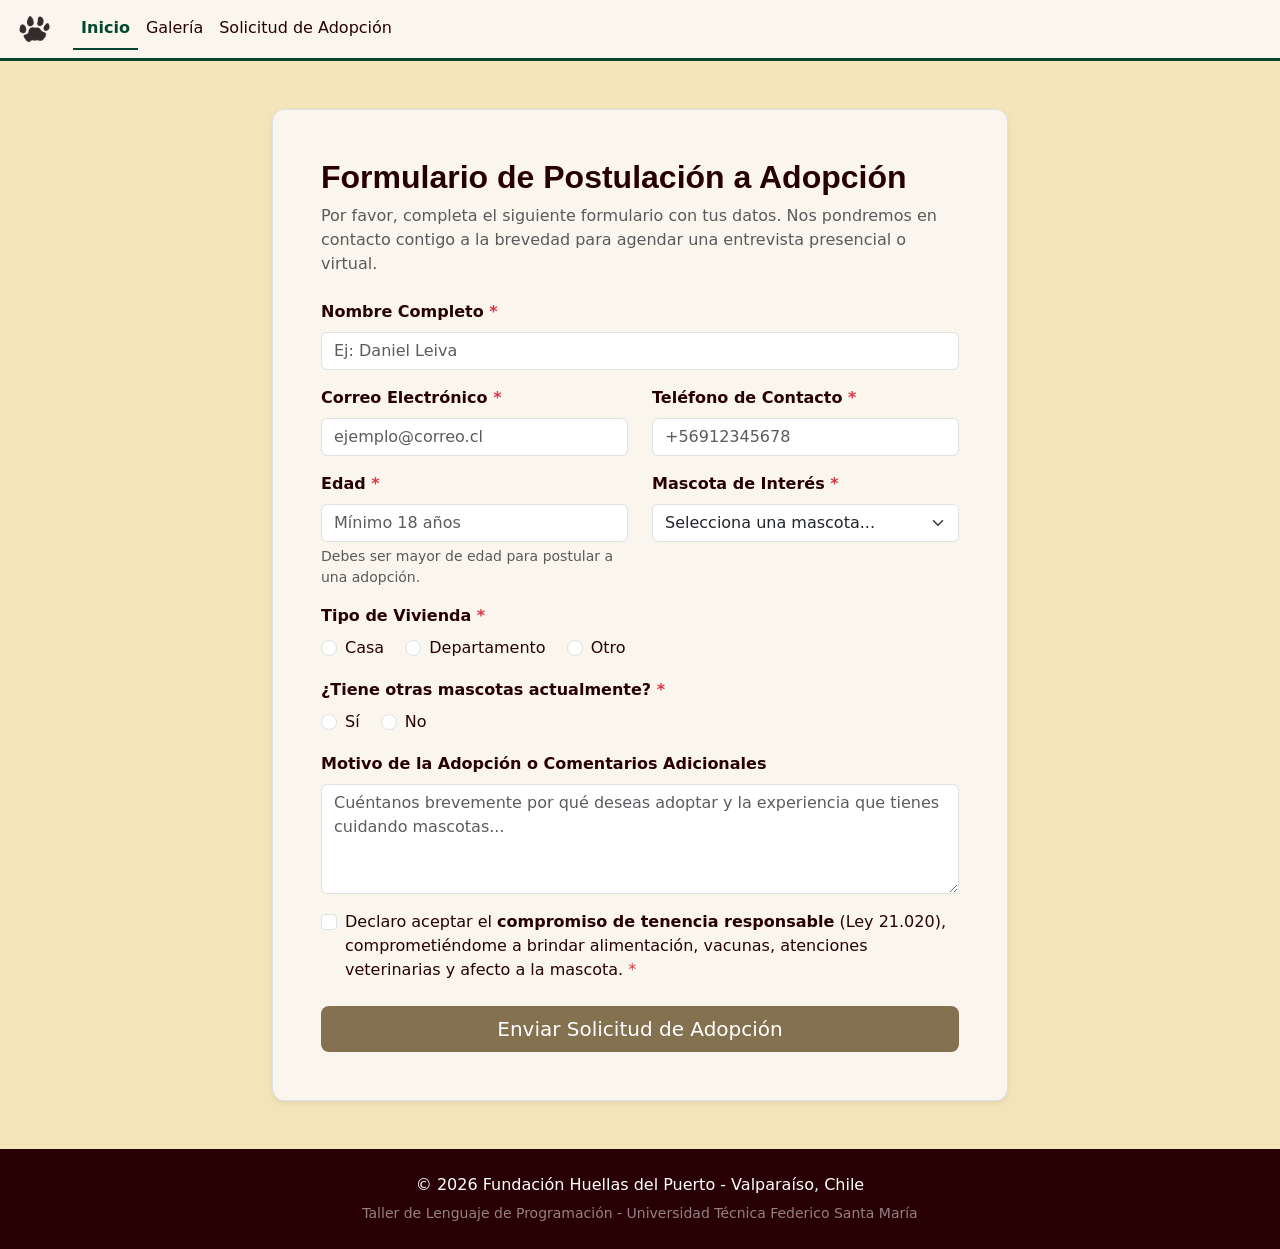
<file: CER1_LEIVA_DANIEL/adopcion.html>
<!DOCTYPE html>
<html lang="en">
<head>
    <meta charset="UTF-8">
    <meta name="viewport" content="width=device-width, initial-scale=1.0">
    <title>Solicitud de Adopción</title>
    <link href="https://cdn.jsdelivr.net/npm/bootstrap@5.3.8/dist/css/bootstrap.min.css" rel="stylesheet" integrity="sha384-sRIl4kxILFvY47J16cr9ZwB07vP4J8+LH7qKQnuqkuIAvNWLzeN8tE5YBujZqJLB" crossorigin="anonymous">
    <link rel="stylesheet" href="css/estilos.css">
</head>
<body>
    <!--- NAVEGADOR -->
    <nav class="navbar navbar-expand-lg bg-body-tertiary">
        <div class="container-fluid">
            <button class="navbar-toggler" type="button" data-bs-toggle="collapse" data-bs-target="#navbarNavAltMarkup" aria-controls="navbarNavAltMarkup" aria-expanded="false" aria-label="Toggle navigation">
            <span class="navbar-toggler-icon"></span>
            </button>
            <div class="collapse navbar-collapse" id="navbarNavAltMarkup">
            <img src="img/iconos/logo.png" alt="Logo de la Fundación Huellas del Puerto" class="navbar-brand me-3" style="height: 40px;">
            <div class="navbar-nav">
                <a class="nav-link active" aria-current="page" href="index.html">Inicio</a>
                <a class="nav-link" href="mascotas.html">Galería</a>
                <a class="nav-link" href="adopcion.html">Solicitud de Adopción</a>
            </div>
            </div>
        </div>
    </nav>

    <!-- CONTENIDO PRINCIPAL -->
    <main class="py-5">
    <div class="container">
      <div class="row justify-content-center">
        <div class="col-12 col-lg-8">
          
          <div class="form-container p-4 p-md-5 shadow-sm border">
            <h1 class="h2 fw-bold mb-2">Formulario de Postulación a Adopción</h1>
            <p class="text-muted mb-4">
              Por favor, completa el siguiente formulario con tus datos. Nos pondremos en contacto contigo a la brevedad para agendar una entrevista presencial o virtual.
            </p>

            <form action="#" method="POST" class="needs-validation">
              
              <!-- NOMBRE COMPLETO -->
              <div class="mb-3">
                <label for="nombreCompleto" class="form-label fw-semibold">Nombre Completo <span class="text-danger">*</span></label>
                <input type="text" class="form-control" id="nombreCompleto" name="nombreCompleto" placeholder="Ej: Daniel Leiva" required>
              </div>

              <div class="row">
                <!-- CORREO ELECTRÓNICO -->
                <div class="col-md-6 mb-3">
                  <label for="email" class="form-label fw-semibold">Correo Electrónico <span class="text-danger">*</span></label>
                  <input type="email" class="form-control" id="email" name="email" placeholder="ejemplo@correo.cl" autocomplete="on" required>
                </div>

                <!-- TELÉFONO -->
                <div class="col-md-6 mb-3">
                  <label for="telefono" class="form-label fw-semibold">Teléfono de Contacto <span class="text-danger">*</span></label>
                  <input type="tel" class="form-control" id="telefono" name="telefono" placeholder="+56912345678" autocomplete="on" required>
                </div>
              </div>

              <div class="row">
                <!-- EDAD (RESTRICCIÓN MAYOR DE EDAD: MINIMO 18), TOLERANCIA DE HASTA 130 AÑOS (REALISTA)-->
                <div class="col-md-6 mb-3">
                  <label for="edad" class="form-label fw-semibold">Edad <span class="text-danger">*</span></label>
                  <input type="number" class="form-control" id="edad" name="edad" min="18" max="130" placeholder="Mínimo 18 años" required>
                  <div class="form-text">Debes ser mayor de edad para postular a una adopción.</div>
                </div>

                <!-- MASCOTA DE INTERÉS -->
                <div class="col-md-6 mb-3">
                  <label for="mascotaInteres" class="form-label fw-semibold">Mascota de Interés <span class="text-danger">*</span></label>
                  <select class="form-select" id="mascotaInteres" name="mascotaInteres" required>
                    <option value="" selected disabled>Selecciona una mascota...</option>
                    <option value="cucurella">Cucurella (Gato)</option>
                    <option value="luna">Lic. Pedro (Gato)</option>
                    <option value="pelusa">Pelusa (Gato)</option>
                    <option value="bruno">Bruno (Perro)</option>
                    <option value="toby">Toby (Conejo)</option>
                    <option value="simona">Simona (Gato)</option>
                  </select>
                </div>
              </div>

              <!-- TIPO DE VIVIENDA -->
              <div class="mb-3">
                <label class="form-label fw-semibold d-block">Tipo de Vivienda <span class="text-danger">*</span></label>
                <div class="form-check form-check-inline">
                  <input class="form-check-input" type="radio" name="tipoVivienda" id="viviendaCasa" value="Casa" required>
                  <label class="form-check-label" for="viviendaCasa">Casa</label>
                </div>
                <div class="form-check form-check-inline">
                  <input class="form-check-input" type="radio" name="tipoVivienda" id="viviendaDpto" value="Departamento" required>
                  <label class="form-check-label" for="viviendaDpto">Departamento</label>
                </div>
                <div class="form-check form-check-inline">
                  <input class="form-check-input" type="radio" name="tipoVivienda" id="viviendaOtro" value="Otro" required>
                  <label class="form-check-label" for="viviendaOtro">Otro</label>
                </div>
              </div>

              <!-- INDICA SI TIENE OTRAS MASCOTAS -->
              <div class="mb-3">
                <label class="form-label fw-semibold d-block">¿Tiene otras mascotas actualmente? <span class="text-danger">*</span></label>
                <div class="form-check form-check-inline">
                  <input class="form-check-input" type="radio" name="otrasMascotas" id="mascotasSi" value="Si" required>
                  <label class="form-check-label" for="mascotasSi">Sí</label>
                </div>
                <div class="form-check form-check-inline">
                  <input class="form-check-input" type="radio" name="otrasMascotas" id="mascotasNo" value="No" required>
                  <label class="form-check-label" for="mascotasNo">No</label>
                </div>
              </div>

              <!-- MOTIVO DE LA ADOPCIÓN O COMENTARIOS -->
              <div class="mb-3">
                <label for="motivo" class="form-label fw-semibold">Motivo de la Adopción o Comentarios Adicionales</label>
                <textarea class="form-control" id="motivo" name="motivo" rows="4" placeholder="Cuéntanos brevemente por qué deseas adoptar y la experiencia que tienes cuidando mascotas..."></textarea>
              </div>

              <!-- COMPROMISO DE TENENCIA RESPONSABLE -->
              <div class="mb-4 form-check">
                <input class="form-check-input" type="checkbox" id="compromiso" name="compromiso" required>
                <label class="form-check-label" for="compromiso">
                  Declaro aceptar el <strong>compromiso de tenencia responsable</strong> (Ley 21.020), comprometiéndome a brindar alimentación, vacunas, atenciones veterinarias y afecto a la mascota. <span class="text-danger">*</span>
                </label>
              </div>

              <!-- BOTÓN DE ENVIAR SOLICITUD. AUNQUE NO ES FUNCIONAL -->
              <div class="d-grid gap-2">
                <button type="submit" class="btn btn-secundario btn-lg">Enviar Solicitud de Adopción</button>
              </div>

            </form>
          </div>

        </div>
      </div>
    </div>
  </main>

  <!-- PIE DE PÁGINA -->
  <footer class="text-white py-4 mt-auto">
    <div class="container text-center">
      <p class="mb-1">© 2026 Fundación Huellas del Puerto - Valparaíso, Chile</p>
      <small class="text-white-50">Taller de Lenguaje de Programación - Universidad Técnica Federico Santa María</small>
    </div>
  </footer>

  <script src="https://cdn.jsdelivr.net/npm/bootstrap@5.3.2/dist/js/bootstrap.bundle.min.js"></script>
</body>
</html>
</file>
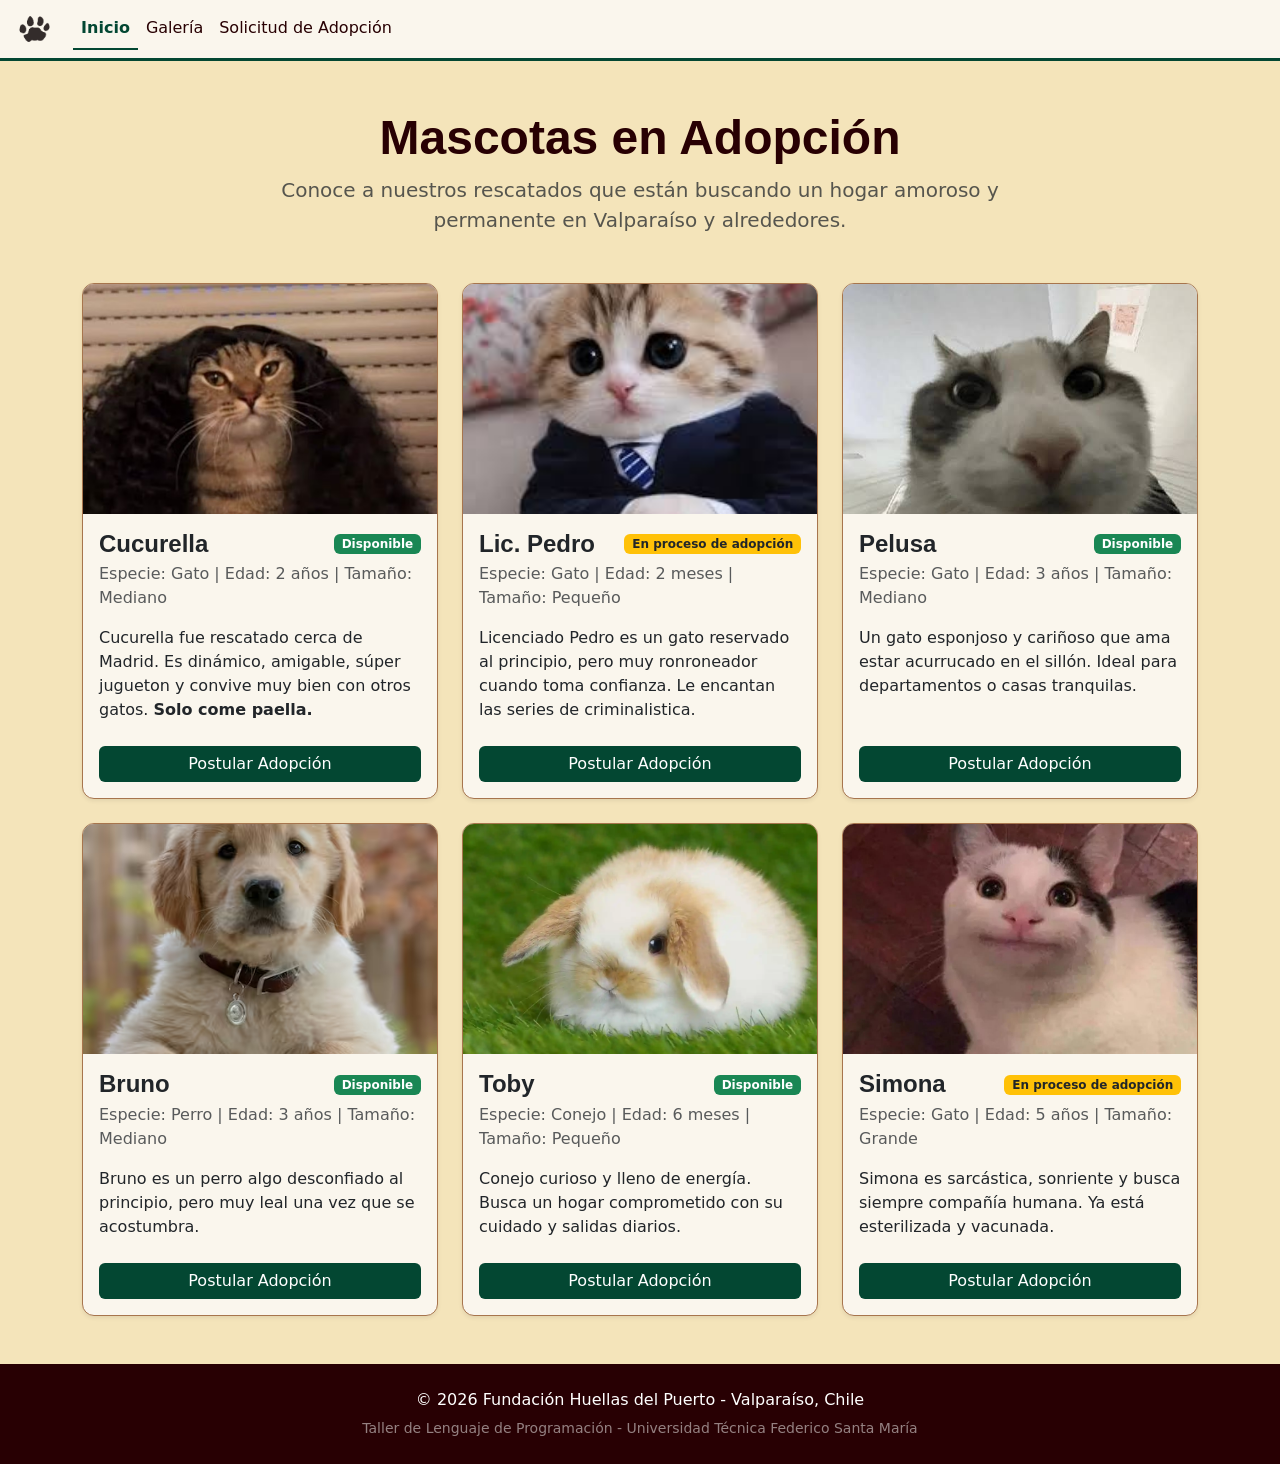
<file: CER1_LEIVA_DANIEL/mascotas.html>
<!DOCTYPE html>
<html lang="en">
<head>
    <meta charset="UTF-8">
    <meta name="viewport" content="width=device-width, initial-scale=1.0">
    <title>Galer&iacute;a de Mascotas</title>
    <link href="https://cdn.jsdelivr.net/npm/bootstrap@5.3.8/dist/css/bootstrap.min.css" rel="stylesheet" integrity="sha384-sRIl4kxILFvY47J16cr9ZwB07vP4J8+LH7qKQnuqkuIAvNWLzeN8tE5YBujZqJLB" crossorigin="anonymous">
    <link rel="stylesheet" href="css/estilos.css">
</head>
<body>
    <!--- NAVEGADOR -->
    <nav class="navbar navbar-expand-lg bg-body-tertiary">
        <div class="container-fluid">
            <button class="navbar-toggler" type="button" data-bs-toggle="collapse" data-bs-target="#navbarNavAltMarkup" aria-controls="navbarNavAltMarkup" aria-expanded="false" aria-label="Toggle navigation">
            <span class="navbar-toggler-icon"></span>
            </button>
            <div class="collapse navbar-collapse" id="navbarNavAltMarkup">
            <img src="img/iconos/logo.png" alt="Logo de la Fundación Huellas del Puerto" class="navbar-brand me-3" style="height: 40px;">
            <div class="navbar-nav">
                <a class="nav-link active" aria-current="page" href="index.html">Inicio</a>
                <a class="nav-link" href="mascotas.html">Galería</a>
                <a class="nav-link" href="adopcion.html">Solicitud de Adopción</a>
            </div>
            </div>
        </div>
    </nav>

    <main class="py-5">
    <div class="container">
      <div class="text-center mb-5">
        <h1 class="display-5 fw-bold">Mascotas en Adopción</h1>
        <p class="lead text-muted col-md-8 mx-auto">
          Conoce a nuestros rescatados que están buscando un hogar amoroso y permanente en Valparaíso y alrededores.
        </p>
      </div>

      <!-- GRILLA DE MASCOTAS (MÍNIMO 6 MASCOTAS) -->
      <div class="row g-4">

        <!-- MASCOTA 1 -->
        <article class="col-12 col-md-6 col-lg-4">
          <div class="card card-mascota h-100 shadow-sm">
            <img src="img/animales/gato_cucurella.avif" class="card-img-top" alt="Fotografía de Cucurella">
            <div class="card-body d-flex flex-column">
              <div class="d-flex justify-content-between align-items-center mb-2">
                <h2 class="h4 card-title fw-bold mb-0">Cucurella</h2>
                <span class="badge bg-success">Disponible</span>
              </div>
              <p class="card-subtitle text-muted mb-3">Especie: Gato | Edad: 2 años | Tamaño: Mediano</p>
              <p class="card-text flex-grow-1">Cucurella fue rescatado cerca de Madrid. Es dinámico, amigable, súper jugueton y convive muy bien con otros gatos. <b>Solo come paella.</b></p>
              <a href="adopcion.html" class="btn btn-primario w-100 mt-2">Postular Adopción</a>
            </div>
          </div>
        </article>

        <!-- MASCOTA 2 -->
        <article class="col-12 col-md-6 col-lg-4">
          <div class="card card-mascota h-100 shadow-sm">
            <img src="img/animales/gato_licenciado.jpg" class="card-img-top" alt="Fotografía de Licenciado">
            <div class="card-body d-flex flex-column">
              <div class="d-flex justify-content-between align-items-center mb-2">
                <h2 class="h4 card-title fw-bold mb-0">Lic. Pedro</h2>
                <span class="badge bg-warning text-dark">En proceso de adopción</span>
              </div>
              <p class="card-subtitle text-muted mb-3">Especie: Gato | Edad: 2 meses | Tamaño: Pequeño</p>
              <p class="card-text flex-grow-1">Licenciado Pedro es un gato reservado al principio, pero muy ronroneador cuando toma confianza. Le encantan las series de criminalistica.</p>
              <a href="adopcion.html" class="btn btn-primario w-100 mt-2">Postular Adopción</a>
            </div>
          </div>
        </article>

        <!-- MASCOTA 3 -->
        <article class="col-12 col-md-6 col-lg-4">
          <div class="card card-mascota h-100 shadow-sm">
            <img src="img/animales/gato_miron.jpg" class="card-img-top" alt="Fotografía de Pelusa">
            <div class="card-body d-flex flex-column">
              <div class="d-flex justify-content-between align-items-center mb-2">
                <h2 class="h4 card-title fw-bold mb-0">Pelusa</h2>
                <span class="badge bg-success">Disponible</span>
              </div>
              <p class="card-subtitle text-muted mb-3">Especie: Gato | Edad: 3 años | Tamaño: Mediano</p>
              <p class="card-text flex-grow-1">Un gato esponjoso y cariñoso que ama estar acurrucado en el sillón. Ideal para departamentos o casas tranquilas.</p>
              <a href="adopcion.html" class="btn btn-primario w-100 mt-2">Postular Adopción</a>
            </div>
          </div>
        </article>

        <!-- MASCOTA 4 -->
        <article class="col-12 col-md-6 col-lg-4">
          <div class="card card-mascota h-100 shadow-sm">
            <img src="img/animales/perro_penoso.avif" class="card-img-top" alt="Fotografía de Bruno">
            <div class="card-body d-flex flex-column">
              <div class="d-flex justify-content-between align-items-center mb-2">
                <h2 class="h4 card-title fw-bold mb-0">Bruno</h2>
                <span class="badge bg-success">Disponible</span>
              </div>
              <p class="card-subtitle text-muted mb-3">Especie: Perro | Edad: 3 años | Tamaño: Mediano</p>
              <p class="card-text flex-grow-1">Bruno es un perro algo desconfiado al principio, pero muy leal una vez que se acostumbra.</p>
              <a href="adopcion.html" class="btn btn-primario w-100 mt-2">Postular Adopción</a>
            </div>
          </div>
        </article>

        <!-- MASCOTA 5 -->
        <article class="col-12 col-md-6 col-lg-4">
          <div class="card card-mascota h-100 shadow-sm">
            <img src="img/animales/conejo_tierno.webp" class="card-img-top" alt="Fotografía de Toby">
            <div class="card-body d-flex flex-column">
              <div class="d-flex justify-content-between align-items-center mb-2">
                <h2 class="h4 card-title fw-bold mb-0">Toby</h2>
                <span class="badge bg-success">Disponible</span>
              </div>
              <p class="card-subtitle text-muted mb-3">Especie: Conejo | Edad: 6 meses | Tamaño: Pequeño</p>
              <p class="card-text flex-grow-1">Conejo curioso y lleno de energía. Busca un hogar comprometido con su cuidado y salidas diarios.</p>
              <a href="adopcion.html" class="btn btn-primario w-100 mt-2">Postular Adopción</a>
            </div>
          </div>
        </article>

        <!-- MASCOTA 6 -->
        <article class="col-12 col-md-6 col-lg-4">
          <div class="card card-mascota h-100 shadow-sm">
            <img src="img/animales/gato_sonriente.jpg" class="card-img-top" alt="Fotografía de Simona">
            <div class="card-body d-flex flex-column">
              <div class="d-flex justify-content-between align-items-center mb-2">
                <h2 class="h4 card-title fw-bold mb-0">Simona</h2>
                <span class="badge bg-warning text-dark">En proceso de adopción</span>
              </div>
              <p class="card-subtitle text-muted mb-3">Especie: Gato | Edad: 5 años | Tamaño: Grande</p>
              <p class="card-text flex-grow-1">Simona es sarcástica, sonriente y busca siempre compañía humana. Ya está esterilizada y vacunada.</p>
              <a href="adopcion.html" class="btn btn-primario w-100 mt-2">Postular Adopción</a>
            </div>
          </div>
        </article>

      </div>
    </div>
  </main>

  <!-- PIE DE PÁGINA -->
  <footer class="text-white py-4 mt-auto">
    <div class="container text-center">
      <p class="mb-1">© 2026 Fundación Huellas del Puerto - Valparaíso, Chile</p>
      <small class="text-white-50">Taller de Lenguaje de Programación - Universidad Técnica Federico Santa María</small>
    </div>
  </footer>

    <script src="https://cdn.jsdelivr.net/npm/bootstrap@5.3.8/dist/js/bootstrap.bundle.min.js" integrity="sha384-FKyoEForCGlyvwx9Hj09JcYn3nv7wiPVlz7YYwJrWVcXK/BmnVDxM+D2scQbITxI" crossorigin="anonymous"></script>
</body>
</html>
</file>
<file: CER1_LEIVA_DANIEL/css/estilos.css>
:root {
  --color-primario: #034732;  
  --color-secundario: #84714F;   
  --color-oscuro: #280003;       
  --color-crema: #F4E4BA;        
  --color-tierra: #A7754D;       
  --color-marfil: #FAF6ED;
}

body {
  font-family: 'Segoe UI', system-ui, -apple-system, sans-serif;
  background-color: var(--color-crema);
  color: var(--color-oscuro);
  display: flex;
  flex-direction: column;
  min-height: 100vh;
}

main {
  flex: 1;
}

h1, h2, h3, h4, h5, h6 {
    color: var(--color-oscuro);
}

h1, h2 {
    font-family: 'Tahoma', Geneva, sans-serif;
    font-weight: 700;
}
.navbar {
  background-color: var(--color-marfil) !important;
  border-bottom: 3px solid var(--color-primario);
}

.navbar-brand {
  font-weight: 700;
  color: var(--color-primario) !important;
}

.nav-link {
  color: var(--color-oscuro) !important;
  font-weight: 500;
}

.nav-link.active {
  font-weight: 700;
  color: var(--color-primario) !important;
  border-bottom: 2px solid var(--color-primario);
}

/* Banner Principal (Hero Section) */
.hero-banner {
  background: linear-gradient(135deg, rgba(3, 71, 50, 0.88), rgba(40, 0, 3, 0.85)),
              url('https://images.unsplash.com/photo-1450778869186-00d5d5fbc126?auto=format&fit=crop&w=1200&q=80') center/cover no-repeat;
  color: #FFFFFF;
  padding: 5rem 1rem;
  /* border-radius: 0 0 1.5rem 1.5rem; BORDE CURVADO */ 
}

.hero-banner h1 {
  color: #FFFFFF !important;
}

/* Tarjetas de Mascotas y Contenedores */
.card-mascota {
  background-color: var(--color-marfil);
  border: 1px solid var(--color-tierra);
  border-radius: 12px;
  overflow: hidden;
  transition: transform 0.25s ease, box-shadow 0.25s ease;
}

.card-mascota:hover {
  transform: translateY(-5px);
  box-shadow: 0 10px 20px rgba(40, 0, 3, 0.15) !important;
}

.card-mascota img {
  height: 230px;
  object-fit: cover;
}

/* Badges para el estado de adopción */
.bg-marfil-box {
  background-color: var(--color-marfil);
  border: 1px solid var(--color-tierra);
}

.badge-disponible {
  background-color: var(--color-primario);
  color: #FFFFFF;
}

.badge-proceso {
  background-color: var(--color-tierra);
  color: #FFFFFF;
}

/* Formulario */
.form-container {
  background-color: var(--color-marfil);
  border-radius: 12px;
  border-top: 5px solid var(--color-primario);
  border-left: 1px solid var(--color-tierra);
  border-right: 1px solid var(--color-tierra);
  border-bottom: 1px solid var(--color-tierra);
}

.form-control:focus, .form-select:focus {
  border-color: var(--color-secundario);
  box-shadow: 0 0 0 0.25rem rgba(66, 122, 161, 0.25);
}

/* Botones Personalizados */
.btn-primario {
  background-color: var(--color-primario);
  color: #FFFFFF;
  border: none;
}

.btn-primario:hover {
  background-color: #022E20;
  color: #FFFFFF;
}

.btn-secundario {
  background-color: var(--color-secundario);
  color: #FFFFFF;
  border: none;
}

.btn-secundario:hover {
  background-color: #2f1e11;
  color: #FFFFFF;
}

footer {
  background-color: var(--color-oscuro);
  color: #FFFFFF;
}
</file>
